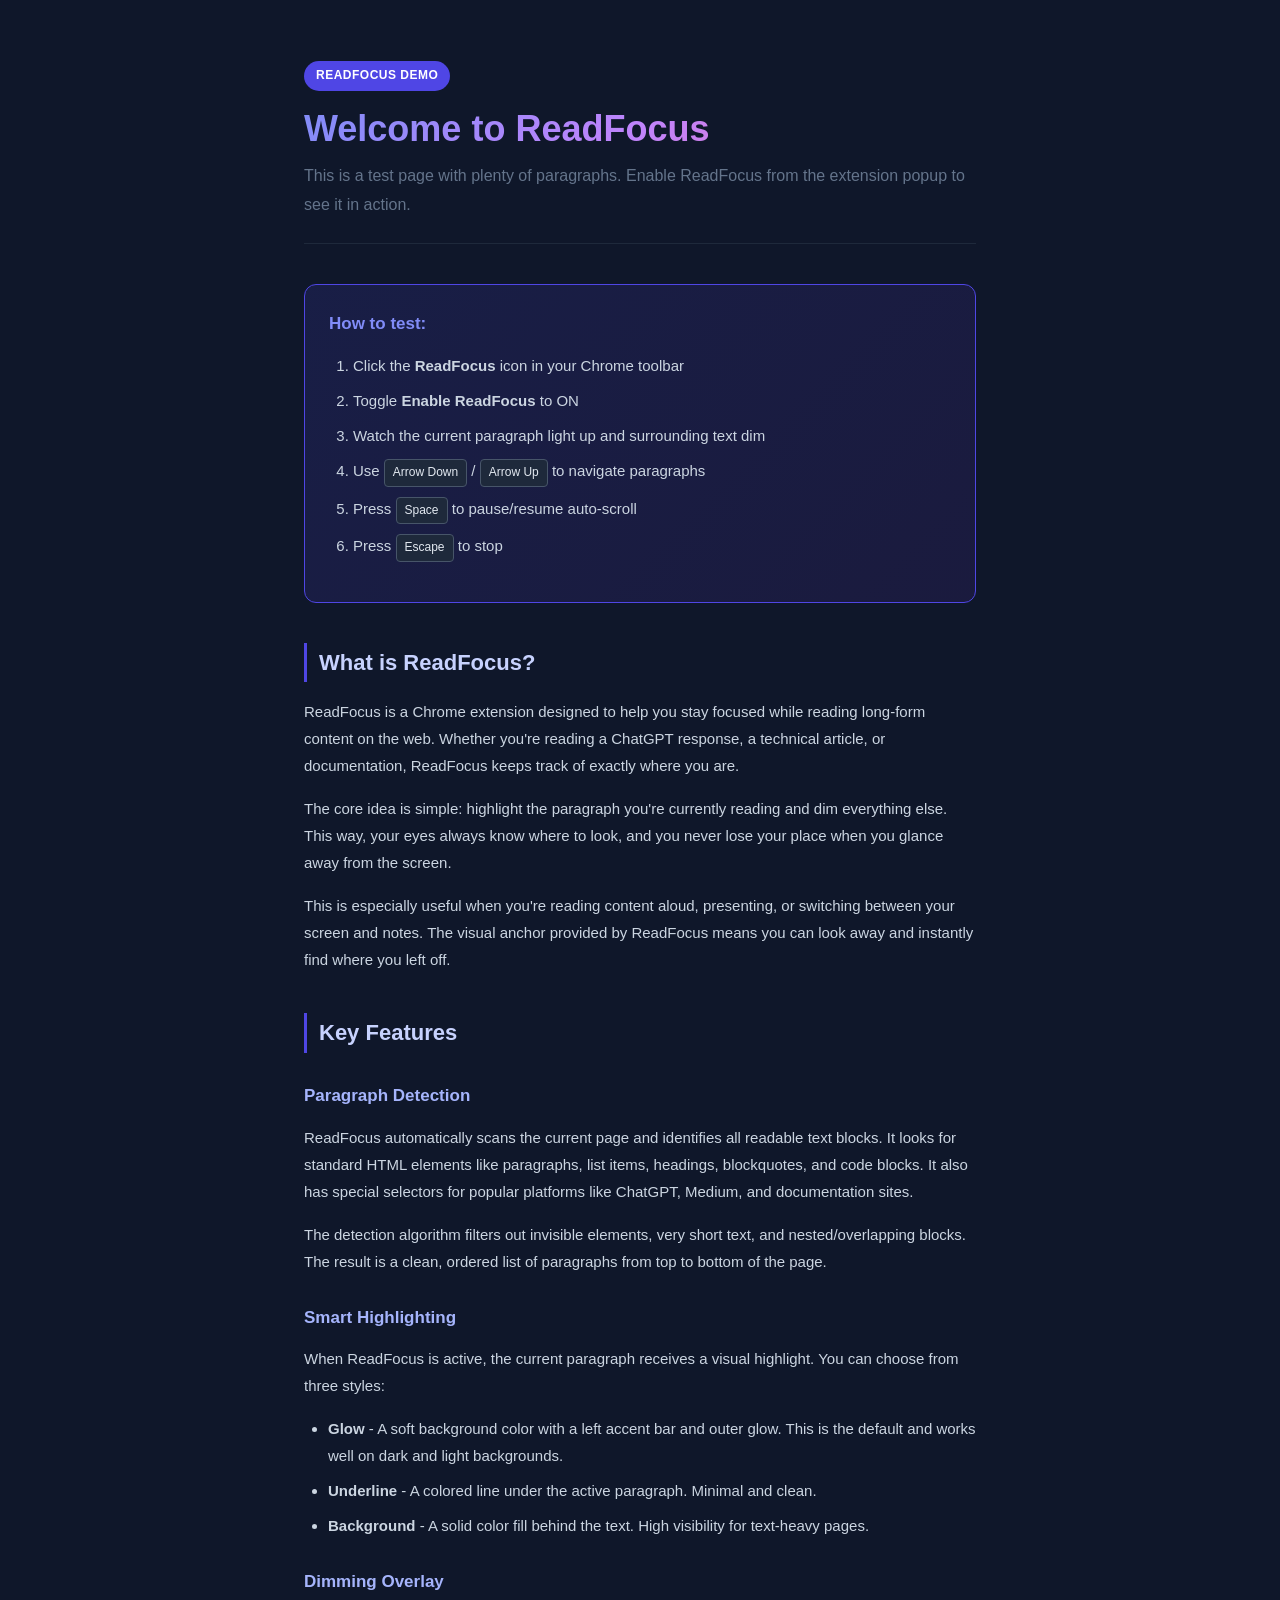
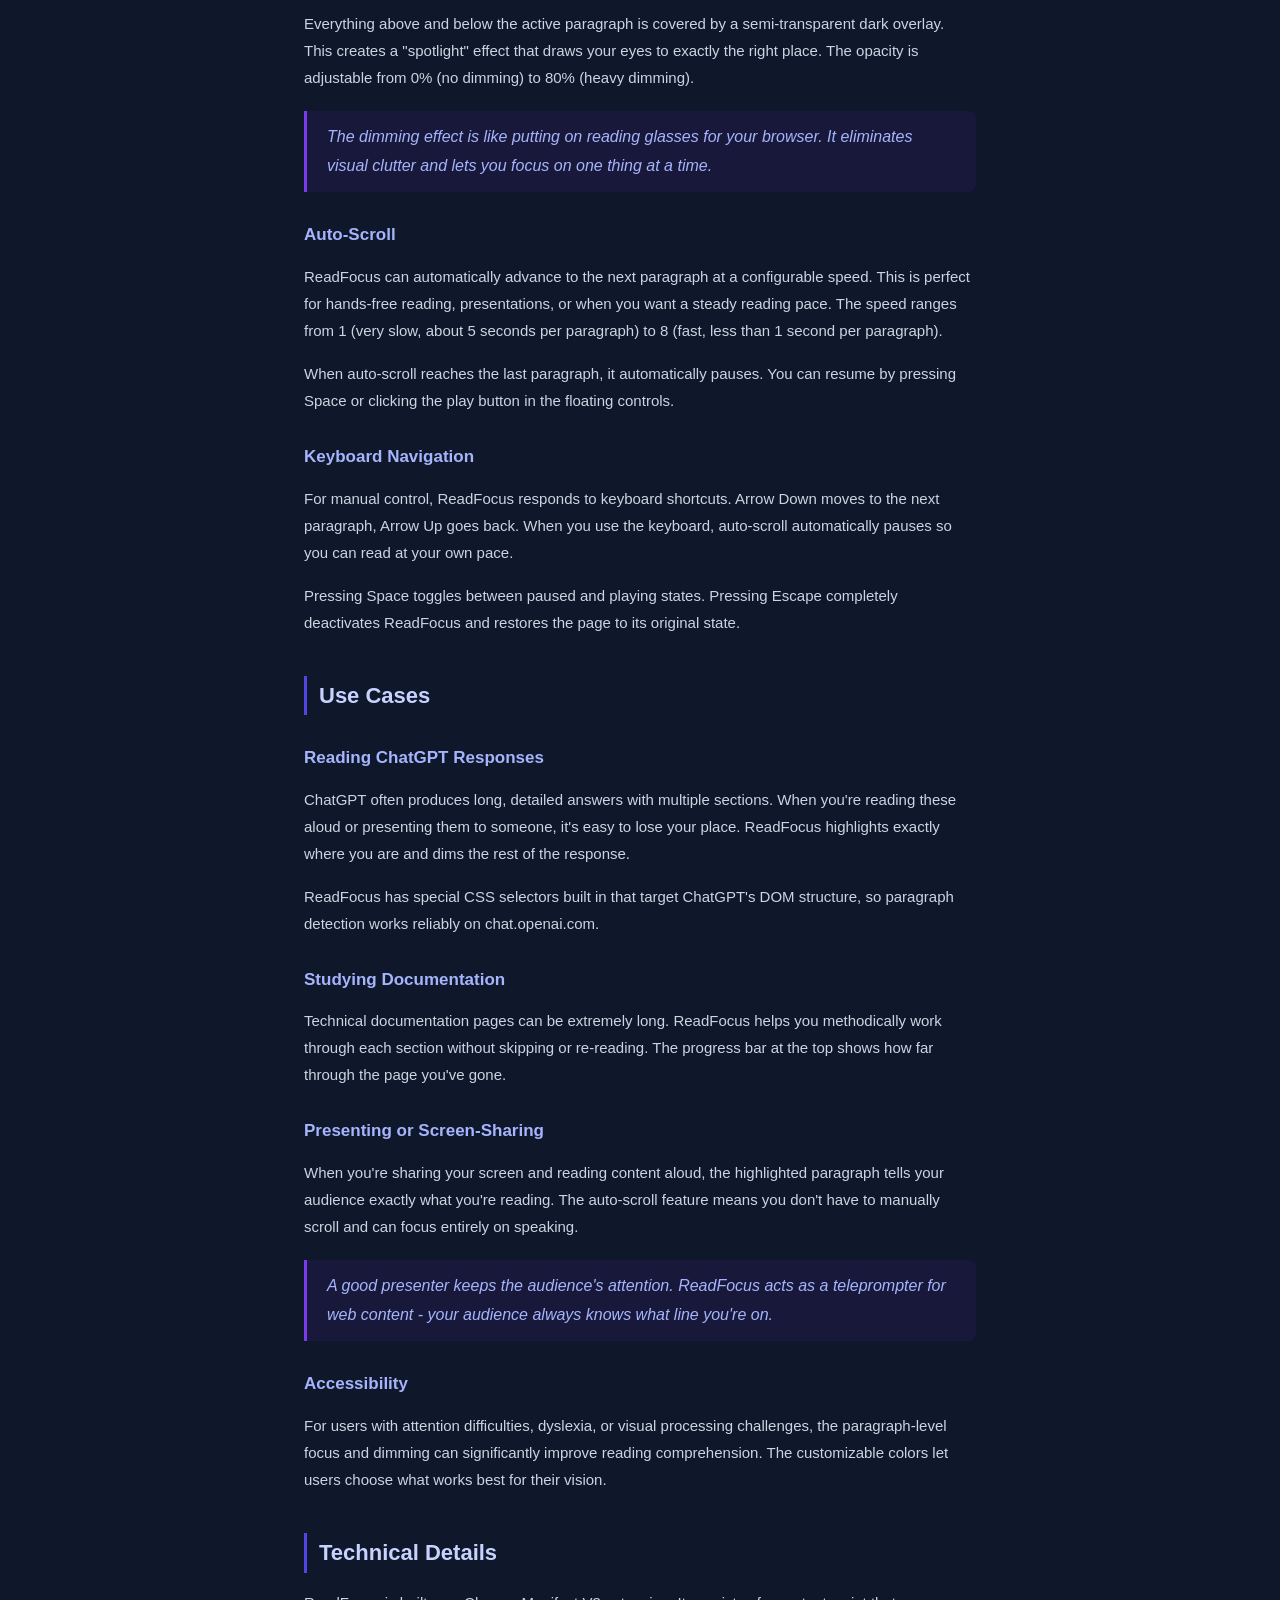
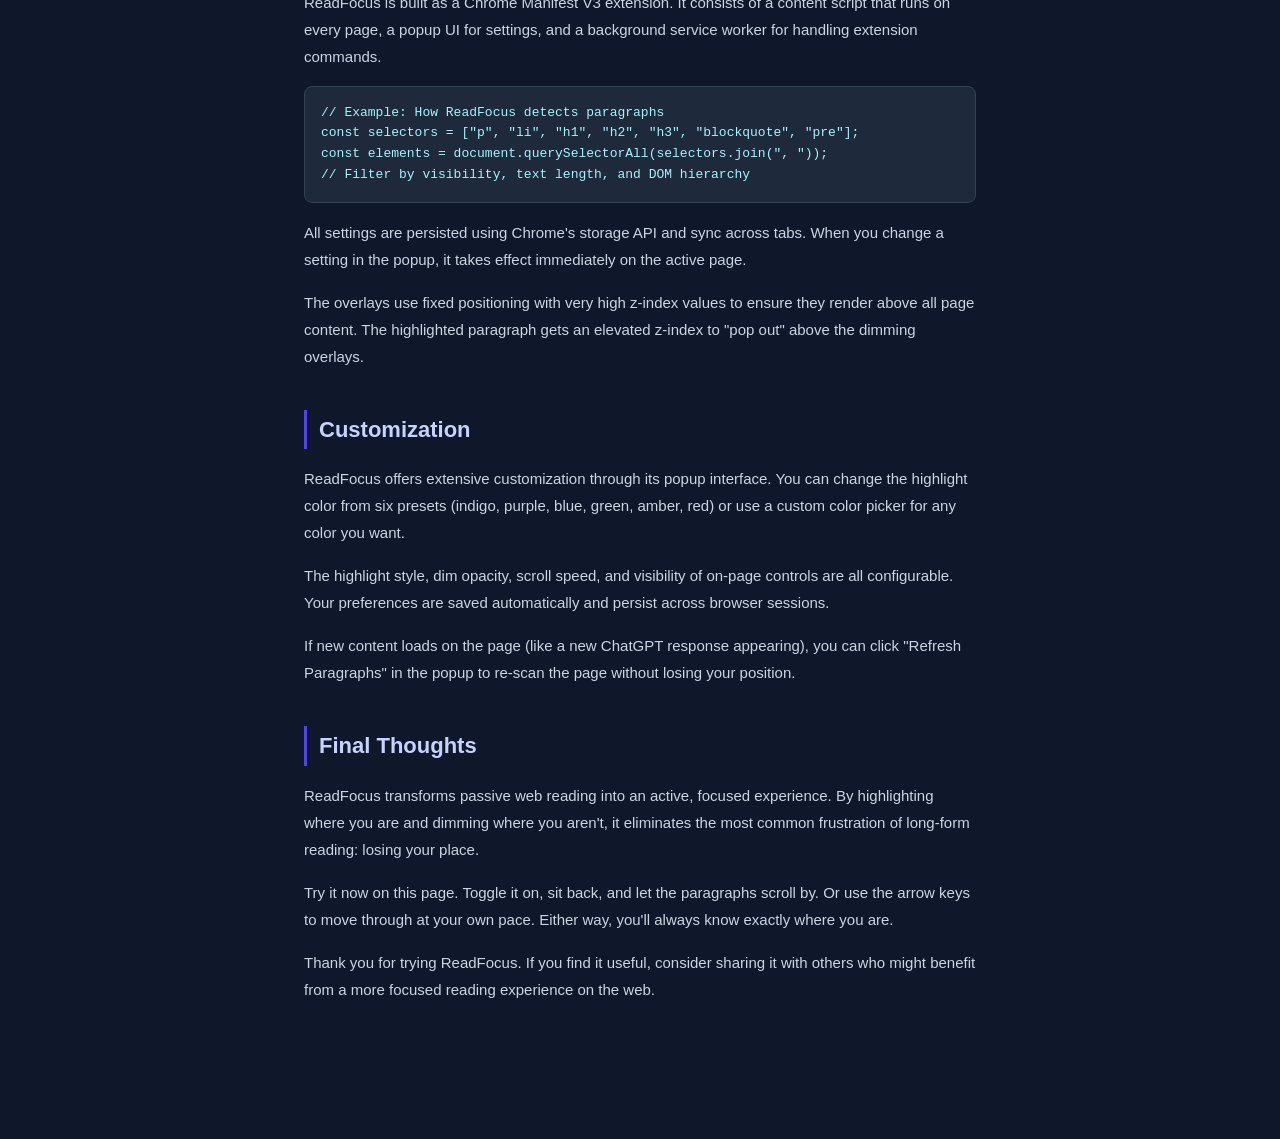
<file: demo/index.html>
<!DOCTYPE html>
<html lang="en">
<head>
  <meta charset="UTF-8" />
  <meta name="viewport" content="width=device-width, initial-scale=1.0" />
  <title>ReadFocus Demo - Test Page</title>
  <style>
    * { margin: 0; padding: 0; box-sizing: border-box; }

    body {
      font-family: -apple-system, BlinkMacSystemFont, 'Segoe UI', Roboto, sans-serif;
      background: #0f172a;
      color: #e2e8f0;
      line-height: 1.8;
    }

    .container {
      max-width: 720px;
      margin: 0 auto;
      padding: 60px 24px 120px;
    }

    .badge {
      display: inline-block;
      background: #4f46e5;
      color: #fff;
      font-size: 12px;
      font-weight: 600;
      padding: 4px 12px;
      border-radius: 20px;
      margin-bottom: 16px;
      letter-spacing: 0.5px;
    }

    h1 {
      font-size: 36px;
      font-weight: 800;
      background: linear-gradient(135deg, #818cf8, #c084fc, #f472b6);
      -webkit-background-clip: text;
      -webkit-text-fill-color: transparent;
      background-clip: text;
      margin-bottom: 12px;
      line-height: 1.2;
    }

    .subtitle {
      color: #64748b;
      font-size: 16px;
      margin-bottom: 40px;
      border-bottom: 1px solid #1e293b;
      padding-bottom: 24px;
    }

    h2 {
      font-size: 22px;
      color: #c7d2fe;
      margin: 40px 0 16px;
      padding-left: 12px;
      border-left: 3px solid #4f46e5;
    }

    h3 {
      font-size: 17px;
      color: #a5b4fc;
      margin: 28px 0 12px;
    }

    p {
      color: #cbd5e1;
      font-size: 15px;
      margin-bottom: 16px;
    }

    ul, ol {
      padding-left: 24px;
      margin-bottom: 16px;
    }

    li {
      color: #cbd5e1;
      font-size: 15px;
      margin-bottom: 8px;
    }

    blockquote {
      border-left: 3px solid #7c3aed;
      padding: 12px 20px;
      margin: 20px 0;
      background: rgba(124, 58, 237, 0.08);
      border-radius: 0 8px 8px 0;
      color: #a5b4fc;
      font-style: italic;
    }

    pre {
      background: #1e293b;
      border: 1px solid #334155;
      border-radius: 8px;
      padding: 16px;
      margin: 16px 0;
      overflow-x: auto;
      font-family: 'Fira Code', 'Consolas', monospace;
      font-size: 13px;
      color: #a5f3fc;
      line-height: 1.6;
    }

    .instructions-box {
      background: linear-gradient(135deg, rgba(79,70,229,0.15), rgba(124,58,237,0.1));
      border: 1px solid #4f46e5;
      border-radius: 12px;
      padding: 24px;
      margin: 30px 0;
    }

    .instructions-box h3 {
      margin-top: 0;
      color: #818cf8;
    }

    .instructions-box ol {
      color: #c7d2fe;
    }

    kbd {
      display: inline-block;
      padding: 2px 8px;
      font-size: 12px;
      background: #1e293b;
      border: 1px solid #475569;
      border-radius: 4px;
      color: #e2e8f0;
      font-family: inherit;
    }
  </style>
</head>
<body>
  <div class="container">
    <span class="badge">READFOCUS DEMO</span>
    <h1>Welcome to ReadFocus</h1>
    <p class="subtitle">This is a test page with plenty of paragraphs. Enable ReadFocus from the extension popup to see it in action.</p>

    <div class="instructions-box">
      <h3>How to test:</h3>
      <ol>
        <li>Click the <strong>ReadFocus</strong> icon in your Chrome toolbar</li>
        <li>Toggle <strong>Enable ReadFocus</strong> to ON</li>
        <li>Watch the current paragraph light up and surrounding text dim</li>
        <li>Use <kbd>Arrow Down</kbd> / <kbd>Arrow Up</kbd> to navigate paragraphs</li>
        <li>Press <kbd>Space</kbd> to pause/resume auto-scroll</li>
        <li>Press <kbd>Escape</kbd> to stop</li>
      </ol>
    </div>

    <h2>What is ReadFocus?</h2>

    <p>ReadFocus is a Chrome extension designed to help you stay focused while reading long-form content on the web. Whether you're reading a ChatGPT response, a technical article, or documentation, ReadFocus keeps track of exactly where you are.</p>

    <p>The core idea is simple: highlight the paragraph you're currently reading and dim everything else. This way, your eyes always know where to look, and you never lose your place when you glance away from the screen.</p>

    <p>This is especially useful when you're reading content aloud, presenting, or switching between your screen and notes. The visual anchor provided by ReadFocus means you can look away and instantly find where you left off.</p>

    <h2>Key Features</h2>

    <h3>Paragraph Detection</h3>

    <p>ReadFocus automatically scans the current page and identifies all readable text blocks. It looks for standard HTML elements like paragraphs, list items, headings, blockquotes, and code blocks. It also has special selectors for popular platforms like ChatGPT, Medium, and documentation sites.</p>

    <p>The detection algorithm filters out invisible elements, very short text, and nested/overlapping blocks. The result is a clean, ordered list of paragraphs from top to bottom of the page.</p>

    <h3>Smart Highlighting</h3>

    <p>When ReadFocus is active, the current paragraph receives a visual highlight. You can choose from three styles:</p>

    <ul>
      <li><strong>Glow</strong> - A soft background color with a left accent bar and outer glow. This is the default and works well on dark and light backgrounds.</li>
      <li><strong>Underline</strong> - A colored line under the active paragraph. Minimal and clean.</li>
      <li><strong>Background</strong> - A solid color fill behind the text. High visibility for text-heavy pages.</li>
    </ul>

    <h3>Dimming Overlay</h3>

    <p>Everything above and below the active paragraph is covered by a semi-transparent dark overlay. This creates a "spotlight" effect that draws your eyes to exactly the right place. The opacity is adjustable from 0% (no dimming) to 80% (heavy dimming).</p>

    <blockquote>The dimming effect is like putting on reading glasses for your browser. It eliminates visual clutter and lets you focus on one thing at a time.</blockquote>

    <h3>Auto-Scroll</h3>

    <p>ReadFocus can automatically advance to the next paragraph at a configurable speed. This is perfect for hands-free reading, presentations, or when you want a steady reading pace. The speed ranges from 1 (very slow, about 5 seconds per paragraph) to 8 (fast, less than 1 second per paragraph).</p>

    <p>When auto-scroll reaches the last paragraph, it automatically pauses. You can resume by pressing Space or clicking the play button in the floating controls.</p>

    <h3>Keyboard Navigation</h3>

    <p>For manual control, ReadFocus responds to keyboard shortcuts. Arrow Down moves to the next paragraph, Arrow Up goes back. When you use the keyboard, auto-scroll automatically pauses so you can read at your own pace.</p>

    <p>Pressing Space toggles between paused and playing states. Pressing Escape completely deactivates ReadFocus and restores the page to its original state.</p>

    <h2>Use Cases</h2>

    <h3>Reading ChatGPT Responses</h3>

    <p>ChatGPT often produces long, detailed answers with multiple sections. When you're reading these aloud or presenting them to someone, it's easy to lose your place. ReadFocus highlights exactly where you are and dims the rest of the response.</p>

    <p>ReadFocus has special CSS selectors built in that target ChatGPT's DOM structure, so paragraph detection works reliably on chat.openai.com.</p>

    <h3>Studying Documentation</h3>

    <p>Technical documentation pages can be extremely long. ReadFocus helps you methodically work through each section without skipping or re-reading. The progress bar at the top shows how far through the page you've gone.</p>

    <h3>Presenting or Screen-Sharing</h3>

    <p>When you're sharing your screen and reading content aloud, the highlighted paragraph tells your audience exactly what you're reading. The auto-scroll feature means you don't have to manually scroll and can focus entirely on speaking.</p>

    <blockquote>A good presenter keeps the audience's attention. ReadFocus acts as a teleprompter for web content - your audience always knows what line you're on.</blockquote>

    <h3>Accessibility</h3>

    <p>For users with attention difficulties, dyslexia, or visual processing challenges, the paragraph-level focus and dimming can significantly improve reading comprehension. The customizable colors let users choose what works best for their vision.</p>

    <h2>Technical Details</h2>

    <p>ReadFocus is built as a Chrome Manifest V3 extension. It consists of a content script that runs on every page, a popup UI for settings, and a background service worker for handling extension commands.</p>

    <pre>// Example: How ReadFocus detects paragraphs
const selectors = ["p", "li", "h1", "h2", "h3", "blockquote", "pre"];
const elements = document.querySelectorAll(selectors.join(", "));
// Filter by visibility, text length, and DOM hierarchy</pre>

    <p>All settings are persisted using Chrome's storage API and sync across tabs. When you change a setting in the popup, it takes effect immediately on the active page.</p>

    <p>The overlays use fixed positioning with very high z-index values to ensure they render above all page content. The highlighted paragraph gets an elevated z-index to "pop out" above the dimming overlays.</p>

    <h2>Customization</h2>

    <p>ReadFocus offers extensive customization through its popup interface. You can change the highlight color from six presets (indigo, purple, blue, green, amber, red) or use a custom color picker for any color you want.</p>

    <p>The highlight style, dim opacity, scroll speed, and visibility of on-page controls are all configurable. Your preferences are saved automatically and persist across browser sessions.</p>

    <p>If new content loads on the page (like a new ChatGPT response appearing), you can click "Refresh Paragraphs" in the popup to re-scan the page without losing your position.</p>

    <h2>Final Thoughts</h2>

    <p>ReadFocus transforms passive web reading into an active, focused experience. By highlighting where you are and dimming where you aren't, it eliminates the most common frustration of long-form reading: losing your place.</p>

    <p>Try it now on this page. Toggle it on, sit back, and let the paragraphs scroll by. Or use the arrow keys to move through at your own pace. Either way, you'll always know exactly where you are.</p>

    <p>Thank you for trying ReadFocus. If you find it useful, consider sharing it with others who might benefit from a more focused reading experience on the web.</p>
  </div>
</body>
</html>
</file>
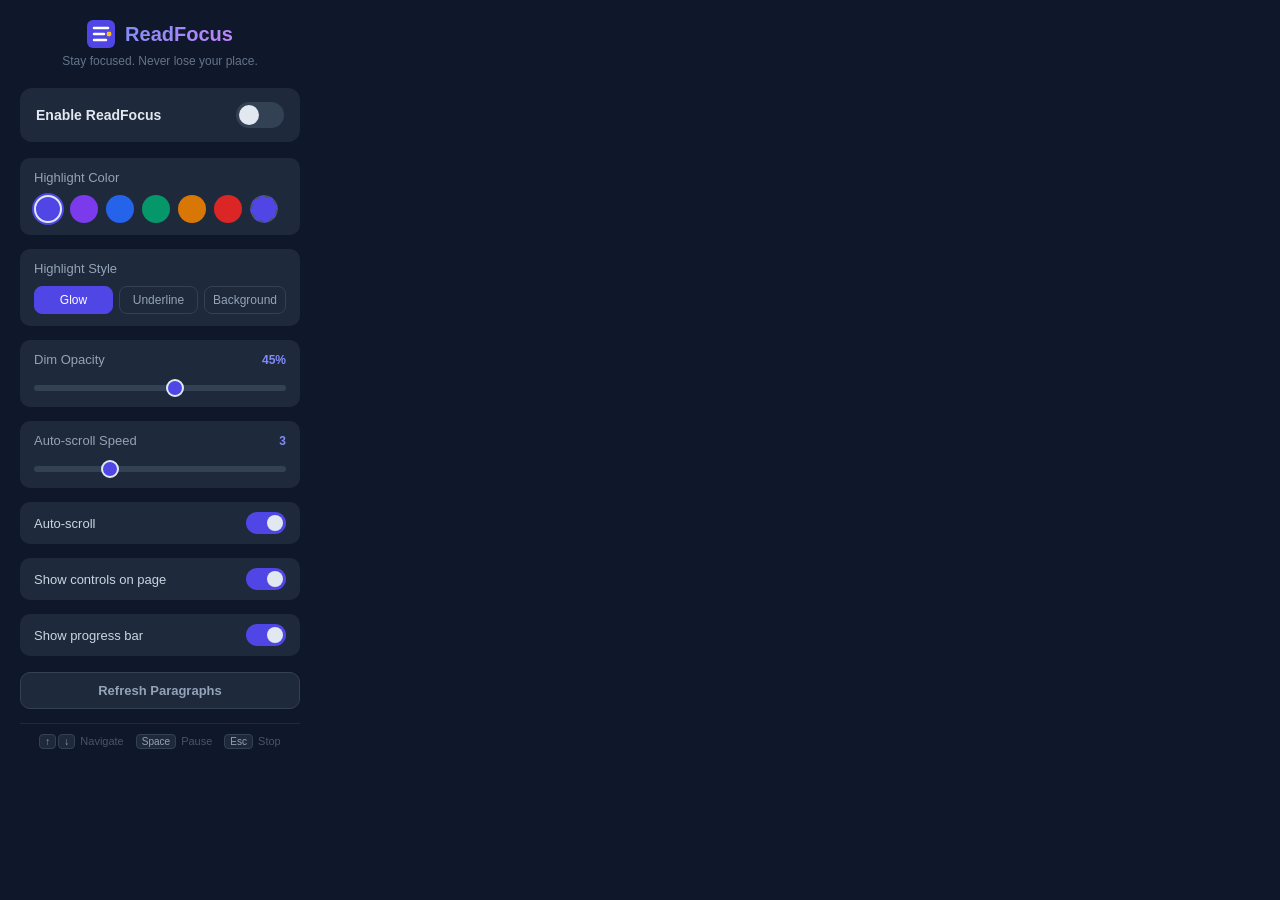
<file: popup/popup.html>
<!DOCTYPE html>
<html lang="en">
<head>
  <meta charset="UTF-8" />
  <meta name="viewport" content="width=device-width, initial-scale=1.0" />
  <title>ReadFocus</title>
  <link rel="stylesheet" href="popup.css" />
</head>
<body>
  <div class="popup">
    <header class="header">
      <div class="logo">
        <svg width="28" height="28" viewBox="0 0 28 28" fill="none">
          <rect width="28" height="28" rx="6" fill="#4f46e5"/>
          <path d="M7 8h14M7 14h10M7 20h12" stroke="#fff" stroke-width="2.5" stroke-linecap="round"/>
          <circle cx="22" cy="14" r="3" fill="#fbbf24" stroke="#4f46e5" stroke-width="1"/>
        </svg>
        <h1>ReadFocus</h1>
      </div>
      <p class="tagline">Stay focused. Never lose your place.</p>
    </header>

    <div class="toggle-section">
      <label class="toggle-label">
        <span>Enable ReadFocus</span>
        <div class="toggle-switch">
          <input type="checkbox" id="toggleEnabled" />
          <span class="toggle-slider"></span>
        </div>
      </label>
    </div>

    <div class="settings-section">
      <div class="setting-group">
        <label class="setting-label">Highlight Color</label>
        <div class="color-options" id="colorOptions">
          <button class="color-btn active" data-color="#4f46e5" style="background:#4f46e5" title="Indigo"></button>
          <button class="color-btn" data-color="#7c3aed" style="background:#7c3aed" title="Purple"></button>
          <button class="color-btn" data-color="#2563eb" style="background:#2563eb" title="Blue"></button>
          <button class="color-btn" data-color="#059669" style="background:#059669" title="Green"></button>
          <button class="color-btn" data-color="#d97706" style="background:#d97706" title="Amber"></button>
          <button class="color-btn" data-color="#dc2626" style="background:#dc2626" title="Red"></button>
          <input type="color" id="customColor" class="color-custom" value="#4f46e5" title="Custom color" />
        </div>
      </div>

      <div class="setting-group">
        <label class="setting-label">Highlight Style</label>
        <div class="style-options" id="styleOptions">
          <button class="style-btn active" data-style="glow">Glow</button>
          <button class="style-btn" data-style="underline">Underline</button>
          <button class="style-btn" data-style="background">Background</button>
        </div>
      </div>

      <div class="setting-group">
        <label class="setting-label">
          Dim Opacity
          <span class="setting-value" id="dimValue">45%</span>
        </label>
        <input type="range" id="dimOpacity" min="0" max="80" value="45" class="slider" />
      </div>

      <div class="setting-group">
        <label class="setting-label">
          Auto-scroll Speed
          <span class="setting-value" id="speedValue">3</span>
        </label>
        <input type="range" id="scrollSpeed" min="1" max="8" value="3" class="slider" />
      </div>

      <div class="toggle-row">
        <label class="toggle-label small">
          <span>Auto-scroll</span>
          <div class="toggle-switch small">
            <input type="checkbox" id="toggleAutoScroll" checked />
            <span class="toggle-slider"></span>
          </div>
        </label>
      </div>

      <div class="toggle-row">
        <label class="toggle-label small">
          <span>Show controls on page</span>
          <div class="toggle-switch small">
            <input type="checkbox" id="toggleControls" checked />
            <span class="toggle-slider"></span>
          </div>
        </label>
      </div>

      <div class="toggle-row">
        <label class="toggle-label small">
          <span>Show progress bar</span>
          <div class="toggle-switch small">
            <input type="checkbox" id="toggleProgress" checked />
            <span class="toggle-slider"></span>
          </div>
        </label>
      </div>
    </div>

    <div class="actions">
      <button id="btnRefresh" class="btn btn-secondary" title="Re-scan paragraphs on page">
        Refresh Paragraphs
      </button>
    </div>

    <footer class="footer">
      <div class="shortcuts">
        <span><kbd>&uarr;</kbd><kbd>&darr;</kbd> Navigate</span>
        <span><kbd>Space</kbd> Pause</span>
        <span><kbd>Esc</kbd> Stop</span>
      </div>
    </footer>
  </div>

  <script src="popup.js"></script>
</body>
</html>
</file>
<file: popup/popup.css>
* {
  margin: 0;
  padding: 0;
  box-sizing: border-box;
}

body {
  font-family: -apple-system, BlinkMacSystemFont, "Segoe UI", Roboto,
    "Helvetica Neue", sans-serif;
  background: #0f172a;
  color: #e2e8f0;
  width: 320px;
  min-height: 100px;
}

.popup {
  padding: 20px;
}

.header {
  text-align: center;
  margin-bottom: 20px;
}

.logo {
  display: flex;
  align-items: center;
  justify-content: center;
  gap: 10px;
  margin-bottom: 6px;
}

.logo h1 {
  font-size: 20px;
  font-weight: 700;
  background: linear-gradient(135deg, #818cf8, #c084fc);
  -webkit-background-clip: text;
  -webkit-text-fill-color: transparent;
  background-clip: text;
}

.tagline {
  font-size: 12px;
  color: #64748b;
}

.toggle-section {
  background: #1e293b;
  border-radius: 12px;
  padding: 14px 16px;
  margin-bottom: 16px;
}

.toggle-label {
  display: flex;
  align-items: center;
  justify-content: space-between;
  cursor: pointer;
  font-size: 14px;
  font-weight: 600;
}

.toggle-label.small {
  font-size: 13px;
  font-weight: 400;
  color: #cbd5e1;
}

.toggle-switch {
  position: relative;
  width: 48px;
  height: 26px;
  flex-shrink: 0;
}

.toggle-switch.small {
  width: 40px;
  height: 22px;
}

.toggle-switch input {
  opacity: 0;
  width: 0;
  height: 0;
}

.toggle-slider {
  position: absolute;
  inset: 0;
  background: #334155;
  border-radius: 26px;
  transition: background 0.2s ease;
  cursor: pointer;
}

.toggle-slider::before {
  content: "";
  position: absolute;
  width: 20px;
  height: 20px;
  border-radius: 50%;
  background: #e2e8f0;
  top: 3px;
  left: 3px;
  transition: transform 0.2s ease;
}

.toggle-switch.small .toggle-slider::before {
  width: 16px;
  height: 16px;
}

.toggle-switch input:checked + .toggle-slider {
  background: #4f46e5;
}

.toggle-switch input:checked + .toggle-slider::before {
  transform: translateX(22px);
}

.toggle-switch.small input:checked + .toggle-slider::before {
  transform: translateX(18px);
}

.settings-section {
  display: flex;
  flex-direction: column;
  gap: 14px;
  margin-bottom: 16px;
}

.setting-group {
  background: #1e293b;
  border-radius: 10px;
  padding: 12px 14px;
}

.setting-label {
  display: flex;
  align-items: center;
  justify-content: space-between;
  font-size: 13px;
  font-weight: 500;
  color: #94a3b8;
  margin-bottom: 10px;
}

.setting-value {
  font-size: 12px;
  color: #818cf8;
  font-weight: 600;
}

.color-options {
  display: flex;
  gap: 8px;
  align-items: center;
  flex-wrap: wrap;
}

.color-btn {
  width: 28px;
  height: 28px;
  border-radius: 50%;
  border: 2px solid transparent;
  cursor: pointer;
  transition: all 0.15s ease;
}

.color-btn:hover {
  transform: scale(1.15);
}

.color-btn.active {
  border-color: #e2e8f0;
  box-shadow: 0 0 0 2px #4f46e5;
}

.color-custom {
  width: 28px;
  height: 28px;
  border: none;
  border-radius: 50%;
  cursor: pointer;
  background: transparent;
  padding: 0;
}

.color-custom::-webkit-color-swatch-wrapper {
  padding: 0;
}

.color-custom::-webkit-color-swatch {
  border: 2px dashed #475569;
  border-radius: 50%;
}

.style-options {
  display: flex;
  gap: 6px;
}

.style-btn {
  flex: 1;
  padding: 6px 8px;
  font-size: 12px;
  border: 1px solid #334155;
  border-radius: 8px;
  background: transparent;
  color: #94a3b8;
  cursor: pointer;
  transition: all 0.15s ease;
  font-family: inherit;
}

.style-btn:hover {
  border-color: #4f46e5;
  color: #c7d2fe;
}

.style-btn.active {
  background: #4f46e5;
  border-color: #4f46e5;
  color: #fff;
}

.slider {
  width: 100%;
  height: 6px;
  -webkit-appearance: none;
  appearance: none;
  background: #334155;
  border-radius: 3px;
  outline: none;
}

.slider::-webkit-slider-thumb {
  -webkit-appearance: none;
  width: 18px;
  height: 18px;
  border-radius: 50%;
  background: #4f46e5;
  cursor: pointer;
  border: 2px solid #e2e8f0;
  transition: transform 0.15s ease;
}

.slider::-webkit-slider-thumb:hover {
  transform: scale(1.2);
}

.toggle-row {
  background: #1e293b;
  border-radius: 10px;
  padding: 10px 14px;
}

.actions {
  margin-bottom: 14px;
}

.btn {
  width: 100%;
  padding: 10px;
  border: none;
  border-radius: 10px;
  font-size: 13px;
  font-weight: 600;
  cursor: pointer;
  transition: all 0.15s ease;
  font-family: inherit;
}

.btn-secondary {
  background: #1e293b;
  color: #94a3b8;
  border: 1px solid #334155;
}

.btn-secondary:hover {
  background: #334155;
  color: #e2e8f0;
}

.footer {
  text-align: center;
  padding-top: 10px;
  border-top: 1px solid #1e293b;
}

.shortcuts {
  display: flex;
  justify-content: center;
  gap: 12px;
  font-size: 11px;
  color: #475569;
}

kbd {
  display: inline-block;
  padding: 1px 5px;
  font-size: 10px;
  font-family: inherit;
  background: #1e293b;
  border: 1px solid #334155;
  border-radius: 4px;
  color: #94a3b8;
  margin-right: 2px;
}
</file>
